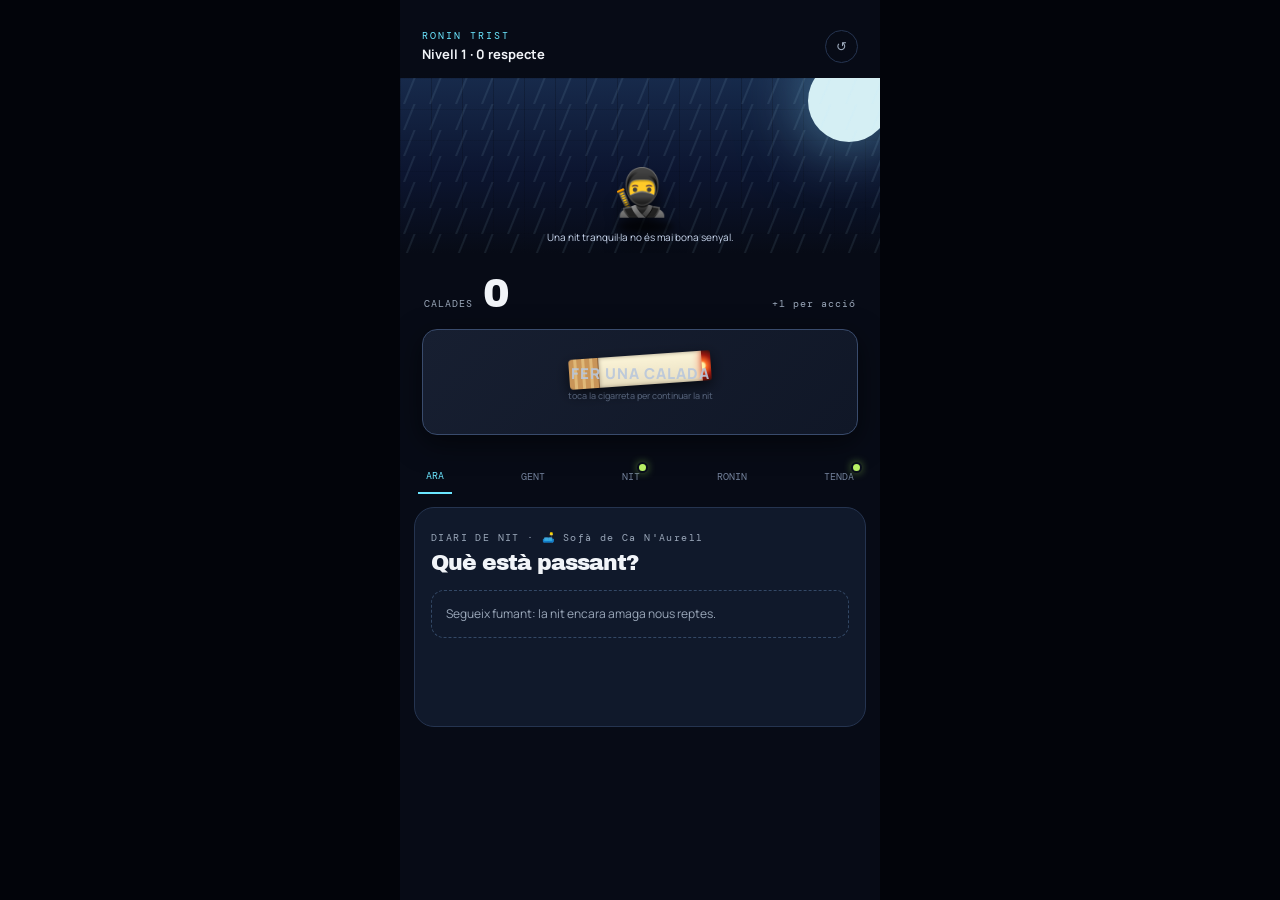
<file: index.html>
<!doctype html>
<html lang="ca"><head><meta charset="utf-8"><meta name="viewport" content="width=device-width,initial-scale=1,viewport-fit=cover"><meta name="theme-color" content="#070b16"><title>Ronin Trist</title><link rel="stylesheet" href="styles.css?v=ronda2"><link rel="stylesheet" href="effects.css?v=ronda2"><link rel="stylesheet" href="night.css?v=ronda2"></head>
<body><main class="game-shell">
  <header class="hud"><div><span class="eyebrow">RONIN TRIST</span><strong id="titleLevel">Nivell 1 · Ningú et mira</strong></div><button class="save" id="reset">↺</button></header>
  <section class="world"><div class="moon"></div><div class="rain"></div><div class="city">CA N'AURELL</div><div class="hero"><span>🥷</span><i></i></div><div class="story" id="story">Una nit tranquil·la no és mai bona senyal.</div></section>
  <section class="resource"><span>CALADES</span><strong id="cigs">0</strong><small id="rate">+1 per acció</small></section>
  <button class="main-action" id="smoke" aria-label="Fer una calada"><span class="smoke-puffs" id="smokePuffs" aria-hidden="true"></span><span class="cigarette" aria-hidden="true"><i class="cigarette-filter"></i><i class="cigarette-paper"></i><i class="cigarette-ember"></i></span><span class="smoke-copy">FER UNA CALADA<small>toca la cigarreta per continuar la nit</small></span></button>
  <nav class="dock" id="dock"></nav>
  <section class="sheet" id="sheet"></section>
</main><div class="toast" id="toast"></div><div class="modal" id="modal"></div>
<script src="data/portraits.js?v=ronda2"></script><script src="data/characters.js?v=ronda2"></script><script src="data/items.js?v=ronda2"></script><script src="data/perks.js?v=ronda2"></script><script src="data/nights.js?v=ronda2"></script><script src="app.js?v=ronda2"></script><script src="night-engine.js?v=ronda2"></script><script src="data/rivals.js?v=ronda2"></script><script src="data/questions.js?v=ronda2"></script><script src="quiz-engine.js?v=ronda2"></script><script src="combat-engine.js?v=ronda2"></script></body></html>
</file>
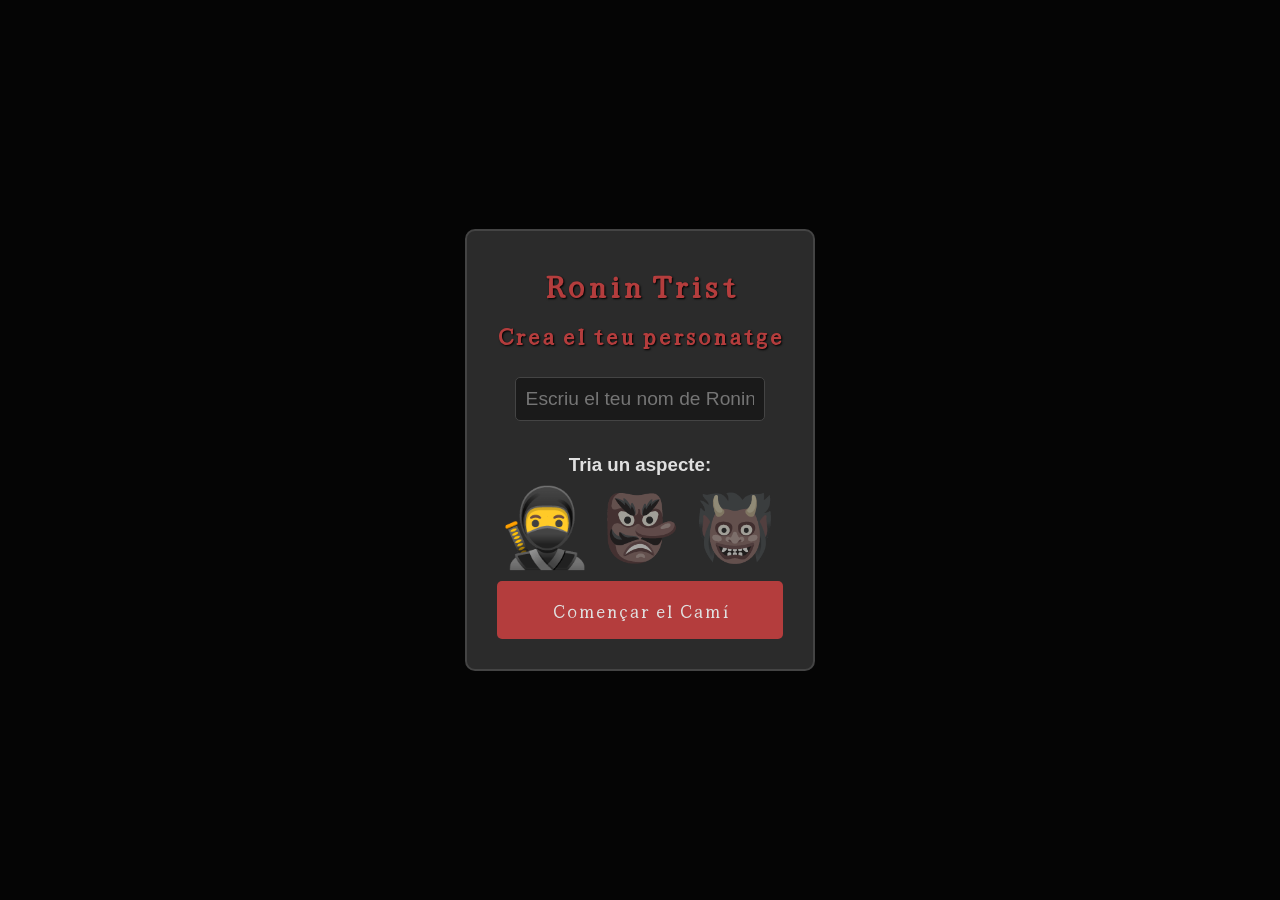
<file: ronin2.html>
<!DOCTYPE html>
<html lang="ca">
<head>
    <meta charset="UTF-8">
    <meta name="viewport" content="width=device-width, initial-scale=1.0">
    <title>Ronin Trist: L'Últim Cigarret</title>
    <style>@import url('https://fonts.googleapis.com/css2?family=Yuji+Syuku&display=swap');:root{--primary-bg:#1a1a1a;--secondary-bg:#2b2b2b;--border-color:#444;--text-color:#e0e0e0;--accent-color:#b43d3d;--disabled-color:#555;--unlocked-color:#4CAF50;--font-main:'Yuji Syuku',serif}body{font-family:Arial,sans-serif;background-color:var(--primary-bg);color:var(--text-color);display:flex;justify-content:center;align-items:flex-start;padding-top:20px;margin:0;user-select:none}#game-container{width:95%;max-width:1200px;background-color:var(--secondary-bg);border:2px solid var(--border-color);border-radius:10px;padding:20px;box-shadow:0 0 20px rgba(0,0,0,0.5);display:none}.game-layout{display:flex;flex-direction:row;gap:20px}.left-panel{flex:1.2;display:flex;flex-direction:column;gap:15px}.right-panel{flex:2;display:flex;flex-direction:column;gap:15px}h1,h2{font-family:var(--font-main);color:var(--accent-color);text-align:center;margin:0 0 10px 0;text-shadow:1px 1px 2px #000}h1#game-title{cursor:help}#stats-display{background:var(--primary-bg);padding:15px;border-radius:5px;text-align:center;border:1px solid var(--border-color)}#cigarrets-count{font-size:2.5em;font-weight:bold}#cps-count{font-size:1em;color:#aaa}#clicker-section{text-align:center}button{font-family:var(--font-main);font-size:1.2em;padding:15px 20px;background-color:var(--accent-color);color:var(--text-color);border:none;border-radius:5px;cursor:pointer;transition:background-color .2s,transform .1s;width:100%}button:hover{background-color:#c84c4c}button:active{transform:scale(.98)}button.disabled{background-color:var(--disabled-color);color:#888;cursor:not-allowed}.item-box{background:var(--primary-bg);border:1px solid var(--border-color);border-radius:5px;padding:15px}.item-box button{font-size:1em;padding:10px 15px;margin-top:10px}.item-title{font-size:1.2em;font-weight:bold;font-family:var(--font-main)}.item-desc{font-size:.9em;color:#ccc;margin-top:5px;font-style:italic}.item-stats{margin-top:10px;font-size:.9em}#flavor-text,#achievement-unlocked{position:fixed;top:20px;left:50%;transform:translateX(-50%);background-color:rgba(0,0,0,.8);color:#fff;padding:10px 20px;border-radius:20px;font-style:italic;opacity:0;transition:opacity .5s;z-index:100;pointer-events:none}#achievement-unlocked{border:2px solid var(--unlocked-color);top:80px}#creation-modal{position:fixed;top:0;left:0;width:100%;height:100%;background-color:rgba(0,0,0,.8);display:flex;justify-content:center;align-items:center;z-index:200}#creation-box{background-color:var(--secondary-bg);padding:30px;border-radius:10px;text-align:center;border:2px solid var(--border-color)}#creation-box input{font-size:1.2em;padding:10px;margin:15px 0;width:80%;background-color:var(--primary-bg);border:1px solid var(--border-color);color:var(--text-color);border-radius:5px}#avatar-selection{display:flex;gap:15px;justify-content:center;margin:15px 0}.avatar-option{font-size:4em;cursor:pointer;transition:transform .2s;filter:grayscale(80%);opacity:.6}.avatar-option:hover,.avatar-option.selected{transform:scale(1.2);filter:grayscale(0%);opacity:1}#player-info{display:flex;align-items:center;justify-content:center;gap:15px;margin-bottom:15px}#player-avatar{font-size:3em}#player-name{font-size:1.5em;font-family:var(--font-main)}#save-controls{display:flex;gap:10px;margin-top:20px}#save-controls button{font-size:.8em;padding:8px;background-color:#3a3a3a}.tab-buttons{display:flex;gap:5px;border-bottom:2px solid var(--border-color)}.tab-button{position:relative;flex:1;padding:10px;background-color:var(--disabled-color);border:none;border-radius:5px 5px 0 0;cursor:pointer;font-family:var(--font-main);font-size:1.1em;color:#aaa}.tab-button.active{background-color:var(--primary-bg);color:var(--accent-color)}.tab-notification{color:var(--unlocked-color);font-weight:bold;margin-left:5px}.tab-pane{padding-top:15px;display:none;flex-direction:column;gap:15px}.tab-pane.active{display:flex}#achievements-container{padding:15px;background:var(--primary-bg);border-radius:5px;border:1px solid var(--border-color)}#achievements-list{max-height:250px;overflow-y:auto;padding-right:10px}.achievement{margin-bottom:10px;opacity:.5;transition:opacity .5s}.achievement.unlocked{opacity:1}.achievement.unlocked .achievement-title{color:var(--unlocked-color)}.achievement-title{font-family:var(--font-main);font-weight:bold}.achievement-desc{font-size:.8em;font-style:italic;color:#bbb}#encounter-modal{position:fixed;top:0;left:0;width:100%;height:100%;background-color:rgba(0,0,0,.9);display:none;justify-content:center;align-items:center;z-index:200}#encounter-box{background-color:var(--secondary-bg);padding:30px;border-radius:10px;border:2px solid var(--border-color);text-align:center;width:90%;max-width:600px}#encounter-scenario{font-style:italic;color:#ccc;margin-bottom:20px}#encounter-input{font-size:1.2em;padding:10px;margin:15px 0;text-align:center;background-color:var(--primary-bg);border:1px solid var(--border-color);color:var(--text-color);border-radius:5px}#encounter-buttons{display:flex;gap:10px}</style>
</head>
<body>
    <div id="flavor-text"></div>
    <div id="achievement-unlocked">Assoliment Desbloquejat!</div>
    <div id="creation-modal"><div id="creation-box"><h1>Ronin Trist</h1><h2>Crea el teu personatge</h2><input type="text" id="name-input" placeholder="Escriu el teu nom de Ronin..."><h3 style="margin-bottom:0">Tria un aspecte:</h3><div id="avatar-selection"><span class="avatar-option" data-avatar="🥷">🥷</span><span class="avatar-option" data-avatar="👺">👺</span><span class="avatar-option" data-avatar="👹">👹</span></div><button id="start-game-button">Començar el Camí</button></div></div>
    <div id="encounter-modal"><div id="encounter-box"><h2 id="encounter-title">Una Trobada Inesperada...</h2><p id="encounter-scenario"></p><p><strong>Sents que ja has viscut això abans. Com es diu?</strong></p><input type="text" id="encounter-input" placeholder="Escriu el nom..."><div id="encounter-buttons"><button id="encounter-confirm-button">Crec que és així</button><button id="encounter-cancel-button" style="background-color: var(--disabled-color);">Potser m'equivoco...</button></div></div></div>

    <div id="game-container">
        <h1 id="game-title">Ronin Trist: L'Últim Cigarret</h1>
        <div id="player-info"><span id="player-avatar"></span><span id="player-name"></span></div>
        <div class="game-layout">
            <div class="left-panel">
                <div id="stats-display"><div id="cigarrets-count">0</div><div>Cigarrets</div><div id="cps-count">0.0 Cigarrets/segon</div></div>
                <div id="clicker-section"><button id="clicker-button">Fumar un Cigarret</button></div>
                <div id="encounters-trigger-container"></div>
                <div id="achievements-container"><h2>Assoliments</h2><div id="achievements-list"></div></div>
                <div id="save-controls"><button id="save-button">Guardar</button><button id="delete-button">Esborrar</button></div>
            </div>
            <div class="right-panel">
                <div class="tab-buttons">
                    <button class="tab-button active" onclick="openTab('producers')">Relacions<span class="tab-notification" id="producers-notification" style="display:none;">(!)</span></button>
                    <button class="tab-button" onclick="openTab('upgrades')">Tècniques<span class="tab-notification" id="upgrades-notification" style="display:none;">(!)</span></button>
                    <button class="tab-button" id="outings-tab" style="display:none;" onclick="openTab('outings')">Sortides</button>
                </div>
                <div id="producers-pane" class="tab-pane active"></div>
                <div id="upgrades-pane" class="tab-pane"></div>
                <div id="outings-pane" class="tab-pane">
                    <div class="item-box"><div class="item-title">El Bar "El Reina"</div><div class="item-desc">De vegades, el Ronin necessita socialitzar... o si més no, intentar-ho.</div><div class="item-stats">Cost de la visita: 50 Cigarrets</div><button id="reina-button" onclick="goToReina()">Anar a El Reina</button></div>
                    <div id="marta-ramon-skill-box" class="item-box" style="display: none;"><div class="item-title">Intentar Quedar amb la Marta Ramón</div><div class="item-desc">Té molta "calle", però mai troba temps. Un contacte d'alt risc i alta recompensa.</div><div class="item-stats">Cost de l'intent: 1% dels teus cigarrets<br>Cooldown: 10 minuts</div><button id="marta-ramon-button" onclick="tryMartaRamon()">Intentar Contactar</button></div>
                    <div id="endgame-box" class="item-box" style="display: none; border-color: var(--unlocked-color);"><div class="item-title">La Missió Final</div><div class="item-desc">Ho has descobert tot. Has viscut prou. És hora del viatge definitiu.</div><div class="item-stats">Cost del viatge: 1,000,000 Cigarrets</div><button id="endgame-button" onclick="travelToIgualada()">Viatge Èpic: Anar a Igualada</button></div>
                </div>
            </div>
        </div>
    </div>
    
    <script>
    let gameData = {
        cigarrets: 0, totalCigarrets: 0, cigarretsPerSecond: 0, playerName: "Ronin Anònim", playerAvatar: "🥷",
        clickValue: 1, reinaCooldown: 0, reinaVisits: 0, totalClicks: 0, martaFirstRecruitTime: null,
        producers: [
            { id: 'ivette', name: "Ivette", discovered: false, encounterTriggered: false, viewed: true, scenario: "S'acosta una noia. La conversa flueix, hi ha una connexió evident... i de cop, sense motiu, la seva mirada canvia, es torna distant i s'enfada, deixant-te confús i sol.", level: 0, cost: 15, baseProd: 1 },
            { id: 'ferran', name: "Ferran", discovered: false, encounterTriggered: false, viewed: true, scenario: "El teu company de pis seu al sofà. No diu res, però saps que hi és. La seva presència és una font de suport constant, una calma peluda enmig del teu caos... tot i que veus una clapa a la seva coroneta que abans no hi era.", level: 0, cost: 500, baseProd: 10 },
            { id: 'marta', name: "Marta", discovered: false, encounterTriggered: false, viewed: true, scenario: "Una energia intensa entra a l'habitació. Et demana un cigarret amb una seguretat que t'intimida. Saps que si li'n dones un, no serà l'últim, i que una part de tu es consumirà amb cada calada que ella faci.", level: 0, cost: 300, baseProd: -3 },
            { id: 'marta_ramon', name: "Marta Ramón", discovered: false, encounterTriggered: false, viewed: true, scenario: "Notes una presència al teu costat. És fugaç, gairebé un somni. Comparteix amb tu una idea brillant, una inspiració que et podria canviar la vida... i quan et gires per donar-li les gràcies, ja no hi és." },
            { id: 'cristobal', name: "Cristobal", discovered: false, encounterTriggered: false, viewed: true, scenario: "Un home acotat a la barra et para. 'Escolta, els gintònics ja no són com abans. Tot és sucre i gel industrial. Abans el gel era artesanal, saps? Tenia ànima.' Sembla que sap del que parla." }
        ],
        upgrades: [
            { id: 'estudiar', unlocked: false, viewed: true, name: "Fer veure que estudia", desc: "La teva postura és impecable. Duplica el poder dels teus clics.", cost: 500, purchased: false, effect: () => { gameData.clickValue *= 2; } },
            { id: 'laglimita', unlocked: false, viewed: true, name: "Comprar 'Laglimita Pollo'", desc: "El seu sabor et fa més resistent a la toxicitat. L'efecte de la Marta es redueix un 25%.", cost: 1500, purchased: false, effect: () => {} },
            { id: 'festa', unlocked: false, viewed: true, name: "Anar al festival (i no ballar)", desc: "La teva presència es nota. +20% a la producció passiva.", cost: 2500, purchased: false, effect: () => {} },
            { id: 'sofa', unlocked: false, viewed: true, name: "Construir el porxo de bambú", desc: "El lloc definitiu. Duplica TOTA la producció.", cost: 50000, purchased: false, effect: () => {} }
        ],
        achievements: [
            { id: 'ach1', name: "El Primer Pas", desc: "Aconsegueix 100 Cigarrets.", unlocked: false, condition: () => gameData.totalCigarrets >= 100 },
            { id: 'ach2', name: "Companyia Estable", desc: "Desbloqueja al Ferran.", unlocked: false, condition: () => gameData.producers.find(p=>p.id==='ferran').discovered },
            { id: 'ach3', name: "Relació Tòxica", desc: "Desbloqueja a la Marta.", unlocked: false, condition: () => gameData.producers.find(p=>p.id==='marta').discovered },
            { id: 'ach4', name: "Vida Social?", desc: "Visita 'El Reina'.", unlocked: false, condition: () => gameData.reinaVisits > 0 },
            { id: 'ach5', name: "Fumador Compulsiu", desc: "Fes clic 1000 vegades.", unlocked: false, condition: () => gameData.totalClicks >= 1000 }
        ],
        martaRamonCooldown: 0, martaRamonBoostActive: false, martaRamonBoostTimer: 0,
        endgameTriggered: false, testerModeActive: false
    };
    
    let currentEncounter=null,secretClickCounter=0,gameInterval,gameIntervalSlow;
    function tryMartaRamon(){if(gameData.martaRamonCooldown>0){showFlavorText(`La Marta Ramón necessita el seu espai... Espera ${Math.ceil(gameData.martaRamonCooldown/60)} minuts.`);return}const t=gameData.cigarrets*.01;gameData.cigarrets-=t,Math.random()<.3?(showFlavorText("HA RESPOST! Durant 60 segons, la seva 'calle' t'obre portes! (Producció x5)"),gameData.martaRamonBoostActive=!0,gameData.martaRamonBoostTimer=60):showFlavorText("No ha contestat. T'ha deixat en 'vist'. Has perdut el temps i els recursos."),gameData.martaRamonCooldown=200,updateUI()}
    function clickCigarette(){let t=gameData.clickValue;gameData.martaRamonBoostActive&&(t*=5),gameData.cigarrets+=t,gameData.totalCigarrets+=t,gameData.totalClicks++,showFlavorText("Però feia més d'una setmana que no fumava, eh?"),updateUI()}
    function buyProducer(t){const e=gameData.producers.find(e=>e.id===t);gameData.cigarrets>=e.cost&&(gameData.cigarrets-=e.cost,0===e.level&&"marta"===e.id&&!gameData.martaFirstRecruitTime&&(gameData.martaFirstRecruitTime=Date.now()),e.level++,e.cost=Math.ceil(1.25*e.cost),showFlavorText("Bé, però jo ja no fumo, eh?"),updateUI())}
    function buyUpgrade(t){const e=gameData.upgrades.find(e=>e.id===t);gameData.cigarrets>=e.cost&&!e.purchased&&(gameData.cigarrets-=e.cost,e.purchased=!0,e.effect&&e.effect(),updateUI())}
    function goToReina(){const t=50;if(gameData.reinaCooldown>0)return void showFlavorText(`Necessites ${gameData.reinaCooldown}s per recuperar-te.`);if(gameData.cigarrets<t)return void showFlavorText("No tens prous Cigarrets.");if(gameData.cigarrets-=t,gameData.reinaCooldown=gameData.testerModeActive?0:180,gameData.reinaVisits=(gameData.reinaVisits||0)+1,2===gameData.reinaVisits&&!gameData.producers.find(p=>p.id==='cristobal').discovered)return void triggerEncounter('cristobal');const e=[()=>(gameData.cigarrets+=120,"Has tingut una conversa interessant. (+120 Cigarrets)"),()=>"Has estat tota la nit mirant el mòbil.",()=>(gameData.cigarrets=Math.max(0,gameData.cigarrets-100),"T'has gastat els diners... (-100 Cigarrets)"),()=>(gameData.clickValue+=1,"Algú t'ensenya a subjectar el cigarret. Clic +1 permanent.")];showFlavorText(e[Math.floor(Math.random()*e.length)]()),updateUI()}
    function travelToIgualada(){1e6<=gameData.cigarrets?winGame():showFlavorText(`El viatge a la glòria requereix ${1e6.toLocaleString("es-ES")} Cigarrets.`)}
    function winGame(){clearInterval(gameInterval),clearInterval(gameIntervalSlow),document.body.innerHTML=`<div style="text-align:center;padding-top:50px;color:var(--text-color);"><h1 style="font-family:var(--font-main);color:var(--unlocked-color);font-size:2.5em;">Samurai de Ca N'Aurell i Emperador d'Igualada</h1><p style="font-size:5em;margin:20px 0;">${gameData.playerAvatar}</p><h2 style="font-family:var(--font-main);color:var(--text-color);font-size:2em;">T'HAS PASSAT EL JOC</h2><p style="font-size:1.5em;">JA POTS TORNAR AL V RISING</p></div>`}
    function calculateCPS(){let t=0;gameData.producers.forEach(e=>{if("marta_ramon"!==e.id&&"cristobal"!==e.id&&e.discovered&&e.level>0){let a=e.level*e.baseProd,o=0;switch(e.id){case"ivette":Math.random()<.5&&(o=a);break;case"marta":o=gameData.upgrades.find(t=>"laglimita"===t.id).purchased?.75*a:a;break;default:o=a}t+=o}}),gameData.upgrades.find(t=>"festa"===t.id).purchased&&t>0&&(t*=1.2),gameData.upgrades.find(t=>"sofa"===t.id).purchased&&(t*=2),gameData.martaRamonBoostActive&&(t*=5),gameData.cigarretsPerSecond=t}
    function checkUnlocks(){gameData.producers.forEach(t=>{t.encounterTriggered||t.discovered||("ivette"===t.id&&gameData.totalCigarrets>=50||"marta"===t.id&&gameData.totalCigarrets>=200||"ferran"===t.id&&gameData.totalCigarrets>=800||"cristobal"===t.id&&gameData.reinaVisits>=2||"marta_ramon"===t.id&&gameData.totalCigarrets>=2e3)&&(t.encounterTriggered=!0,t.viewed=!1)}),gameData.upgrades.forEach(t=>{t.unlocked||("estudiar"===t.id&&gameData.totalClicks>=100||"laglimita"===t.id&&gameData.producers.find(t=>"marta"===t.id).discovered||"festa"===t.id&&gameData.producers.find(t=>"ferran"===t.id).discovered||"sofa"===t.id&&gameData.totalCigarrets>=25e3)&&(t.unlocked=!0,t.viewed=!1)}),gameData.producers.filter(t=>t.discovered&&"marta_ramon"!==t.id).length>=2&&(document.getElementById("outings-tab").style.display="block")}
    function checkAchievements(){(gameData.achievements||[]).forEach(t=>{t.unlocked||t.condition()&&(t.unlocked=!0,showAchievementPopup(t.name))})}
    function mainLoop(){calculateCPS();let t=gameData.cigarretsPerSecond/5;gameData.cigarrets+=t,gameData.totalCigarrets+=t>0?t:0;const e=gameData.producers.every(t=>t.discovered);e&&gameData.reinaVisits>=3&&(gameData.endgameTriggered=!0),checkUnlocks(),checkAchievements(),updateUI()}
    function gameLoopSlow(){gameData.testerModeActive?(gameData.reinaCooldown=0,gameData.martaRamonCooldown=0):(gameData.reinaCooldown>0&&gameData.reinaCooldown--,gameData.martaRamonCooldown>0&&gameData.martaRamonCooldown--),gameData.martaRamonBoostTimer>0&&(gameData.martaRamonBoostTimer--,0===gameData.martaRamonBoostTimer&&(gameData.martaRamonBoostActive=!1)),Math.random()<.1&&saveGame()}
    function updateUI(){document.getElementById("cigarrets-count").innerText=Math.floor(gameData.cigarrets).toLocaleString("es-ES"),document.getElementById("cps-count").innerText=`${gameData.cigarretsPerSecond.toFixed(1)} C/s`;const t=document.getElementById("reina-button");gameData.reinaCooldown>0?(t.classList.add("disabled"),t.innerText=`Recuperant-se (${gameData.reinaCooldown}s)`):(t.classList.remove("disabled"),t.innerText="Anar a El Reina");const e=document.getElementById("marta-ramon-button");gameData.martaRamonCooldown>0?(e.classList.add("disabled"),e.innerText=`Necessita espai (${Math.ceil(gameData.martaRamonCooldown/60)}m)`):(e.classList.remove("disabled"),e.innerText="Intentar Contactar"),gameData.martaRamonBoostActive?(e.innerText=`BOOST ACTIVAT! (${gameData.martaRamonBoostTimer}s)`,e.style.backgroundColor="var(--unlocked-color)"):(e.style.backgroundColor="var(--accent-color)");const a=document.getElementById("producers-pane");a.innerHTML="",gameData.producers.forEach(t=>{if("marta_ramon"!==t.id&&"cristobal"!==t.id&&t.discovered){const e=gameData.cigarrets>=t.cost;a.innerHTML+=`<div class="item-box"><div class="item-title">${t.name} (Nivell ${t.level})</div><div class="item-desc">${t.scenario}</div><div class="item-stats">Prod: ${t.baseProd>0?"+":""}${t.baseProd} C/s<br>Cost: ${Math.ceil(t.cost).toLocaleString("es-ES")}</div><button class="${e?"":"disabled"}" onclick="buyProducer('${t.id}')">Reclutar</button></div>`}});const o=document.getElementById("upgrades-pane");o.innerHTML="",gameData.upgrades.forEach(t=>{if(t.unlocked&&!t.purchased){const e=gameData.cigarrets>=t.cost;o.innerHTML+=`<div class="item-box"><div class="item-title">${t.name}</div><div class="item-desc">${t.desc}</div><div class="item-stats">Cost: ${t.cost.toLocaleString("es-ES")}</div><button class="${e?"":"disabled"}" onclick="buyUpgrade('${t.id}')">Aprendre</button></div>`}});const n=document.getElementById("achievements-list");n.innerHTML="",(gameData.achievements||[]).forEach(t=>{n.innerHTML+=`<div class="achievement ${t.unlocked?"unlocked":""}"><div class="achievement-title">${t.name}</div><div class="achievement-desc">${t.desc}</div></div>`});const i=document.getElementById("encounters-trigger-container");i.innerHTML="",gameData.producers.forEach(t=>{t.encounterTriggered&&!t.discovered&&(i.innerHTML+=`<button onclick="triggerEncounter('${t.id}')" style="margin-top:10px;background-color:#5a3a5a;">Perceps una presència familiar...</button>`)}),document.getElementById("producers-notification").style.display=gameData.producers.some(t=>t.encounterTriggered&&!t.discovered)?"inline":"none",document.getElementById("upgrades-notification").style.display=gameData.upgrades.some(t=>t.unlocked&&!t.viewed)?"inline":"none",document.getElementById("endgame-box").style.display=gameData.endgameTriggered?"block":"none"}
    function triggerEncounter(t){currentEncounter=gameData.producers.find(e=>e.id===t),currentEncounter&&(document.getElementById("encounter-scenario").innerText=currentEncounter.scenario,document.getElementById("encounter-input").value="",document.getElementById("encounter-modal").style.display="flex",clearInterval(gameInterval),clearInterval(gameIntervalSlow))}
    function resolveEncounter(t){document.getElementById("encounter-modal").style.display="none",t&&(currentEncounter.discovered=!0,showFlavorText(`Has recordat a ${currentEncounter.name}!`),"marta_ramon"===currentEncounter.id?document.getElementById("marta-ramon-skill-box").style.display="block":"cristobal"===currentEncounter.id&&(gameData.cigarrets+=5e3,showFlavorText("Per aguantar la turra, trobes 5000 Cigarrets per terra."))),currentEncounter=null,gameInterval=setInterval(mainLoop,200),gameIntervalSlow=setInterval(gameLoopSlow,1e3),updateUI()}
    function checkEncounterGuess(){const t=document.getElementById("encounter-input").value;t.toLowerCase()===currentEncounter.name.toLowerCase()?resolveEncounter(!0):alert("No... aquest nom no em sona de res.")}
    function openTab(t){document.querySelectorAll(".tab-pane").forEach(t=>t.classList.remove("active")),document.querySelectorAll(".tab-button").forEach(t=>t.classList.remove("active")),document.getElementById(t+"-pane").classList.add("active"),document.querySelector(`.tab-button[onclick="openTab('${t}')"]`).classList.add("active");const e="producers"===t?gameData.producers:"upgrades"===t?gameData.upgrades:[];e.forEach(t=>t.viewed=!0),updateUI()}
    function saveGame(){localStorage.setItem("roninTristSave",JSON.stringify(gameData))}
    function loadGame(){const t=localStorage.getItem("roninTristSave");if(t){const e=JSON.parse(t);return Object.keys(gameData).forEach(a=>{void 0!==e[a]&&(Array.isArray(gameData[a])&&"object"==typeof gameData[a][0]?gameData[a]=gameData[a].map(t=>{const o=e[a].find(e=>e.id===t.id);return o?Object.assign({},t,o):t}):gameData[a]=e[a])}),!0}return!1}
    function deleteSave(){confirm("Segur que vols esborrar la partida?")&&(localStorage.removeItem("roninTristSave"),window.location.reload())}
    function showFlavorText(t){const e=document.getElementById("flavor-text");e.innerText=t,e.style.opacity=1,setTimeout(()=>{e.style.opacity=0},3e3)}
    function showAchievementPopup(t){const e=document.getElementById("achievement-unlocked");e.innerHTML=`🏆 Assoliment: ${t}`,e.style.opacity=1,setTimeout(()=>{e.style.opacity=0},4e3)}
    function initCharacterCreation(){const t=document.querySelectorAll(".avatar-option");let e="🥷";t[0].classList.add("selected"),t.forEach(a=>{a.addEventListener("click",()=>{t.forEach(t=>t.classList.remove("selected")),a.classList.add("selected"),e=a.dataset.avatar})}),document.getElementById("start-game-button").addEventListener("click",()=>{const t=document.getElementById("name-input").value;if(!t)return void alert("Escriu un nom!");gameData.playerName=t,gameData.playerAvatar=e,document.getElementById("creation-modal").style.display="none",document.getElementById("game-container").style.display="block",document.getElementById("player-name").innerText=gameData.playerName,document.getElementById("player-avatar").innerText=gameData.playerAvatar,startGame()})}
    function startGame(){document.getElementById("clicker-button").addEventListener("click",clickCigarette),document.getElementById("save-button").addEventListener("click",()=>{saveGame(),showFlavorText("Guardat manualment.")}),document.getElementById("delete-button").addEventListener("click",deleteSave),document.getElementById("game-title").addEventListener("click",()=>{secretClickCounter++,secretClickCounter>=10&&(gameData.cigarrets+=1e5,gameData.testerModeActive=!0,showFlavorText("MODO TESTER ACTIVAT! Cooldowns eliminats."),secretClickCounter=0,updateUI())}),document.getElementById("encounter-confirm-button").addEventListener("click",checkEncounterGuess),document.getElementById("encounter-cancel-button").addEventListener("click",()=>resolveEncounter(!1)),gameInterval=setInterval(mainLoop,200),gameIntervalSlow=setInterval(gameLoopSlow,1e3),updateUI()}
    window.onload=()=>{if(loadGame()){document.getElementById("creation-modal").style.display="none",document.getElementById("game-container").style.display="block",document.getElementById("player-name").innerText=gameData.playerName,document.getElementById("player-avatar").innerText=gameData.playerAvatar,gameData.producers.find(t=>"marta_ramon"===t.id).discovered&&(document.getElementById("marta-ramon-skill-box").style.display="block"),startGame()}else{initCharacterCreation()}};
    </script>
</body>
</html>
</file>
<file: styles.css>
@import url('https://fonts.googleapis.com/css2?family=Archivo+Black&family=DM+Mono&family=Manrope:wght@500;700;800&display=swap');
:root{--ink:#f1f4f8;--muted:#9aa7b9;--void:#070b16;--panel:#10192b;--line:#253450;--cyan:#6be6ff;--pink:#ff477e;--lime:#b8f064;--gold:#ffd166}*{box-sizing:border-box}body{margin:0;background:#02040a;color:var(--ink);font-family:Manrope,sans-serif}.game-shell{width:min(100%,480px);min-height:100vh;margin:auto;background:var(--void);overflow:hidden;position:relative;padding-bottom:24px}.hud{height:78px;padding:25px 22px 10px;display:flex;justify-content:space-between;align-items:center}.eyebrow{display:block;color:var(--cyan);font:10px DM Mono,monospace;letter-spacing:2px}.hud strong{font-size:13px}.save{border:1px solid var(--line);background:transparent;color:var(--muted);border-radius:50%;height:33px;width:33px}.world{height:270px;position:relative;overflow:hidden;background:linear-gradient(180deg,#172a4b 0%,#0c1530 54%,#070b16 100%)}.world:before{content:'';position:absolute;inset:0;background:linear-gradient(90deg,#070b1644 1px,transparent 1px),linear-gradient(#070b1622 1px,transparent 1px);background-size:31px 31px}.moon{width:126px;height:126px;border-radius:50%;background:#d5eff4;filter:blur(.1px);position:absolute;top:-34px;right:-15px;box-shadow:0 0 70px #88dfff99}.rain{position:absolute;inset:0;background:repeating-linear-gradient(112deg,transparent 0 12px,#b7eaff16 13px 14px,transparent 15px 26px);animation:rain .9s linear infinite}.city{position:absolute;bottom:0;left:0;width:100%;height:106px;padding:77px 22px 0;background:linear-gradient(90deg,#0b1328 16%,transparent 16% 22%,#0b1328 22% 41%,transparent 41% 46%,#0b1328 46% 75%,transparent 75% 80%,#0b1328 80%);font:11px DM Mono,monospace;letter-spacing:4px;color:#90a8dc}.hero{position:absolute;bottom:45px;left:50%;transform:translateX(-50%);font-size:85px;filter:drop-shadow(0 16px 7px #0008);z-index:1}.hero i{position:absolute;left:14px;bottom:-14px;width:78px;height:11px;background:#0008;border-radius:50%;filter:blur(3px)}.story{position:absolute;left:22px;right:22px;bottom:13px;z-index:2;font-size:11px;color:#c9d6ed;text-align:center}.resource{padding:19px 24px 14px;display:grid;grid-template-columns:auto 1fr auto;align-items:baseline;gap:10px}.resource span,.resource small{font:10px DM Mono,monospace;letter-spacing:1px;color:var(--muted)}.resource strong{font:40px Archivo Black,sans-serif;letter-spacing:-2px}.main-action{display:block;width:calc(100% - 44px);margin:0 22px;background:linear-gradient(135deg,var(--pink),#ff7168);color:white;border:0;border-radius:15px;padding:16px;box-shadow:0 8px 30px #ff477e42;text-align:left}.main-action span{font:800 15px Manrope,sans-serif}.main-action small{display:block;opacity:.74;font-size:10px;margin-top:3px}.main-action:active{transform:scale(.98)}.dock{display:flex;padding:24px 18px 13px;gap:6px;justify-content:space-between}.dock button{border:0;background:transparent;color:#72809a;padding:10px 8px;font:10px DM Mono,monospace;text-transform:uppercase}.dock button.active{color:var(--cyan);border-bottom:2px solid var(--cyan)}.sheet{margin:0 14px;background:var(--panel);border:1px solid var(--line);border-radius:20px;padding:16px;min-height:220px}.label{font:10px DM Mono,monospace;color:var(--muted);letter-spacing:1.4px}.headline{font:22px Archivo Black,sans-serif;margin:5px 0 15px;letter-spacing:-1px}.status{border:1px dashed #334866;border-radius:13px;padding:14px;font-size:12px;color:var(--muted);line-height:1.5}.card{background:#142039;border:1px solid #2b3b59;border-radius:15px;padding:14px;margin-top:9px}.card h3{margin:4px 0;font-size:15px}.card p{font-size:11px;line-height:1.5;color:var(--muted);margin:5px 0}.tag{font:10px DM Mono,monospace;color:var(--gold)}.go{background:var(--lime);color:#17200a;border:0;border-radius:9px;padding:8px 10px;font:800 10px Manrope,sans-serif;margin-top:9px}.people{display:grid;gap:9px}.person{display:flex;align-items:center;gap:12px}.person .icon{font-size:28px;width:38px;text-align:center}.person div{flex:1}.person.locked{opacity:.43;filter:grayscale(.8)}.metrics{display:grid;grid-template-columns:repeat(3,1fr);gap:8px}.metric{padding:13px 9px;border:1px solid #2c3d5b;border-radius:13px;background:#142039;text-align:center}.metric b{display:block;font:26px Archivo Black,sans-serif}.metric small{font-size:9px;color:var(--muted)}.shop-card{position:relative;overflow:hidden}.shop-card .big-icon{font-size:46px;float:right;margin:0 0 8px 12px}.price{font:10px DM Mono,monospace;color:var(--gold);margin:10px 0}.perk{border-left:3px solid var(--cyan)}.toast{position:fixed;z-index:4;bottom:18px;left:50%;transform:translate(-50%,120px);background:var(--ink);color:#071020;border-radius:99px;padding:11px 16px;font:700 11px Manrope,sans-serif;transition:.25s;white-space:nowrap;max-width:92vw;overflow:hidden;text-overflow:ellipsis}.toast.show{transform:translate(-50%,0)}.modal{display:none;position:fixed;inset:0;z-index:3;background:#02040acc;padding:18px;align-items:end}.modal.show{display:flex}.modal article{width:min(100%,480px);margin:auto;background:#142039;border:1px solid #3b5277;border-radius:22px 22px 14px 14px;padding:22px}.modal h2{font:26px Archivo Black,sans-serif;margin:6px 0}.modal p{font-size:13px;line-height:1.55;color:var(--muted)}.choice{width:100%;border:1px solid #354a6d;background:#1b2a47;color:var(--ink);border-radius:11px;padding:12px;text-align:left;margin-top:8px;font:700 12px Manrope,sans-serif}.close{float:right;background:transparent;border:0;color:var(--muted);font-size:20px}@keyframes rain{to{transform:translateX(-15px)}}

/* Avisos de navegació i habilitats temporalment no disponibles. */
.dock button{position:relative}.tab-badge{position:absolute;top:5px;right:2px;width:7px;height:7px;border-radius:50%;background:var(--lime);box-shadow:0 0 0 2px #080d1b,0 0 10px #aef25e}.go.cooldown{background:#364353!important;color:#aeb9c8;box-shadow:none;filter:saturate(.4)}.go.cooldown small{color:#c3ccd6}
</file>
<file: effects.css>
/* Refinaments de l'escena i del gest de fumar. */
.rain{pointer-events:none;background-size:26px 26px;animation:rain-loop .85s linear infinite;will-change:background-position}
@keyframes rain-loop{from{background-position:0 0}to{background-position:-26px 0}}
.city{font-size:0;padding:0;background:linear-gradient(90deg,#0b1328 0 13%,transparent 13% 18%,#0b1328 18% 36%,transparent 36% 41%,#0b1328 41% 65%,transparent 65% 70%,#0b1328 70% 100%)}
.hero{font-size:64px;bottom:57px}.hero i{width:58px;left:5px;bottom:-10px}.story{bottom:16px;font-size:10px;line-height:1.3}
.main-action{position:relative;min-height:106px;overflow:visible;display:flex;align-items:center;justify-content:center;background:linear-gradient(135deg,#171f31,#101727);border:1px solid #394b6c;box-shadow:0 8px 28px #0008;text-align:center;padding:14px}.main-action:active{transform:scale(.98)}
.smoke-copy{position:relative;z-index:2;font:800 11px Manrope,sans-serif;letter-spacing:1px;color:#b9c7db;opacity:.9}.smoke-copy small{display:block;font:500 9px Manrope,sans-serif;letter-spacing:0;margin-top:5px;color:#71809a}
.cigarette{width:142px;height:30px;position:absolute;left:50%;top:25px;transform:translateX(-50%) rotate(-4deg);border-radius:4px 2px 2px 4px;display:flex;overflow:hidden;filter:drop-shadow(0 5px 7px #0009);z-index:2;transition:transform .12s ease}.cigarette-filter{width:30px;background:repeating-linear-gradient(90deg,#c99558 0 5px,#dfb878 5px 8px);border-right:1px solid #8b6037}.cigarette-paper{flex:1;background:linear-gradient(#fcf5d9,#e8dec0);box-shadow:inset 0 0 4px #9f947d}.cigarette-ember{width:9px;background:radial-gradient(circle at left,#fff1a6 0 17%,#ff6b25 27%,#9b170e 63%,#36100d 100%);box-shadow:0 0 10px #ff562b}.main-action.lit .cigarette{animation:cigarette-draw .36s ease-out}.main-action.lit .cigarette-ember{animation:ember-flash .5s ease-out}@keyframes cigarette-draw{0%{transform:translateX(-50%) rotate(-4deg)}35%{transform:translateX(-48%) rotate(2deg) scale(.96)}100%{transform:translateX(-50%) rotate(-4deg)}}@keyframes ember-flash{0%,100%{box-shadow:0 0 10px #ff562b}40%{box-shadow:0 0 24px 8px #ff5c32;background:#fff1a6}}
.smoke-puffs{position:absolute;inset:0;z-index:1;pointer-events:none;overflow:hidden;border-radius:15px}.puff{position:absolute;width:12px;height:12px;border-radius:50%;left:calc(50% + 61px + var(--x));top:28px;background:radial-gradient(circle,#dce9f0b8 0 28%,#a7bcc955 52%,transparent 72%);filter:blur(1px);animation:puff-rise 1.55s ease-out forwards}@keyframes puff-rise{0%{transform:translate(0,0) scale(.55);opacity:0}15%{opacity:.82}100%{transform:translate(var(--drift),-72px) scale(2.4);opacity:0}}
@media(max-width:380px){.hero{font-size:58px}.main-action{min-height:98px}.cigarette{top:21px}}
.world{height:175px}.city{display:none}.moon{width:82px;height:82px;top:-18px;right:-10px}.hero{font-size:46px;bottom:31px}.story{bottom:9px}.rain{background-size:26px 26px}
.inventory{display:grid;gap:8px}.inventory-item{display:flex;justify-content:space-between;align-items:center;gap:10px;padding:12px;border:1px solid #2c3d5b;border-radius:12px;background:#142039}.inventory-item b{font-size:12px}.inventory-item small{font-size:10px;color:var(--muted);text-align:right}.inventory-item.equipped{border-color:var(--lime);box-shadow:inset 3px 0 var(--lime)}
</file>
<file: night.css>
.drama-meter{padding:13px;border:1px solid #4e3a59;border-radius:14px;background:#1a1d32}.drama-meter div{display:flex;justify-content:space-between;align-items:center}.drama-meter span{font:10px DM Mono,monospace;color:#ff9bbb;letter-spacing:1px}.drama-meter b{font:16px Archivo Black,sans-serif;color:#fff}.drama-meter i{display:block;height:7px;margin:10px 0 8px;border-radius:9px;background:#0b1121;overflow:hidden}.drama-meter em{display:block;height:100%;border-radius:inherit;background:linear-gradient(90deg,#79e6e5,#ffc05f,#ff5d8b)}.drama-meter small{color:var(--muted);font-size:10px}.location.selected{border-color:var(--cyan);box-shadow:inset 3px 0 var(--cyan)}.drama-card{border-color:#b94a70}.final-card{border-color:#b8f55a;box-shadow:0 0 24px #b8f55a18}

.quiz-modal{border-color:#7057a8!important;box-shadow:0 0 32px #8664ca24}.quiz-answer{width:100%;margin-top:8px;padding:13px;border:1px solid #435b82;border-radius:11px;background:#091225;color:var(--ink);font:700 14px Manrope,sans-serif;outline:none}.quiz-answer:focus{border-color:var(--cyan);box-shadow:0 0 0 3px #6be6ff18}.quiz-error{min-height:18px;margin:7px 2px 0!important;color:#ff9a9a!important;font-size:11px!important}.quiz-submit{background:linear-gradient(135deg,#5c4b9e,#7560c7);border-color:#8b79d8;text-align:center}.quiz-later{width:100%;border:0;background:transparent;color:var(--muted);padding:13px;font:10px DM Mono,monospace;letter-spacing:1px}.quiz-result{text-align:left}


.combat-card{margin:14px 0;padding:15px;border:1px solid #735176;border-radius:16px;background:linear-gradient(145deg,#19162a,#111a31);box-shadow:0 12px 28px #0003}.combat-title{display:flex;gap:11px;align-items:flex-start;margin:8px 0 12px}.combat-title>span{font-size:28px;line-height:1}.combat-title h3{margin:0;font:16px Archivo Black,sans-serif;color:#fff}.combat-title p{margin:4px 0 0;color:var(--muted);font-size:11px}.combat-summary{display:flex;gap:7px;margin:11px 0}.combat-summary span{flex:1;padding:8px 4px;border-radius:9px;background:#0c1222;text-align:center;color:var(--muted);font:9px DM Mono,monospace}.combat-summary b{display:block;margin-top:3px;color:#b8f55a;font:15px Archivo Black,sans-serif}.combat-bar{margin:12px 0 8px}.combat-bar small{display:block;margin-bottom:5px;color:#ffafc0;font:9px DM Mono,monospace;letter-spacing:.7px}.combat-bar i{display:block;height:7px;border-radius:9px;overflow:hidden;background:#080d18}.combat-bar em{display:block;height:100%;border-radius:inherit;background:linear-gradient(90deg,#e95577,#ffab63)}.combat-bar.player small{color:#8debef}.combat-bar.player em{background:linear-gradient(90deg,#49cbd5,#9bf1cc)}.combat-actions{display:flex;gap:8px}.combat-actions .go{flex:1;text-align:center}.combat-actions .ghost{background:#17253f;border-color:#42618a;color:#d4e5fb}.combat-note{display:block;margin-top:11px;color:var(--muted);font-size:10px;line-height:1.45}.shop-card .price{font:10px DM Mono,monospace;letter-spacing:.8px}
</file>
